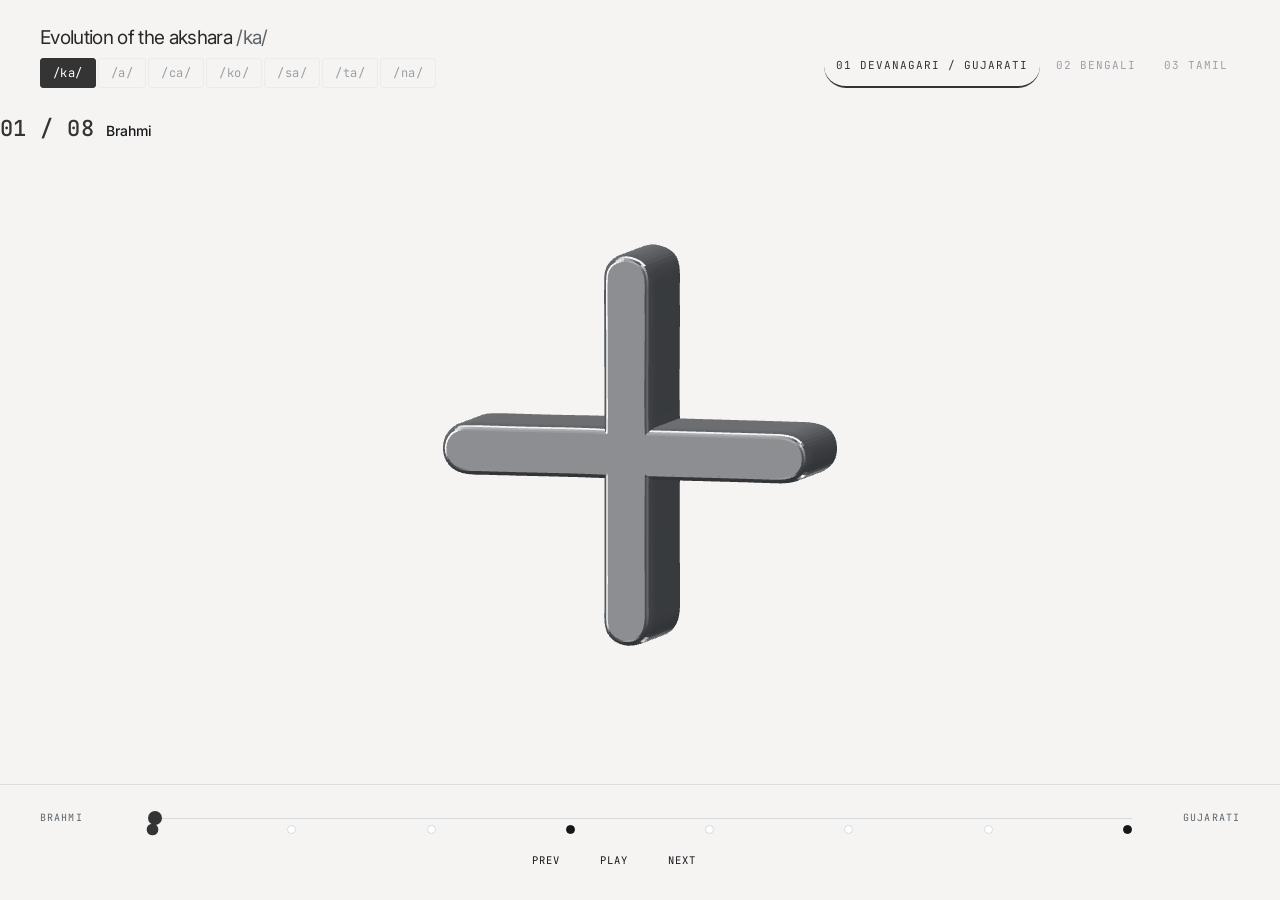
<file: index.html>
<!doctype html>
<html lang="en">
<head>
<meta charset="utf-8">
<meta name="viewport" content="width=device-width, initial-scale=1">
<title>Evolution of the akshara /ka/</title>
<link rel="preconnect" href="https://fonts.googleapis.com">
<link rel="preconnect" href="https://fonts.gstatic.com" crossorigin>
<link href="https://fonts.googleapis.com/css2?family=Inter:wght@400;500;600&family=JetBrains+Mono:wght@400;500&display=swap" rel="stylesheet">
<link rel="stylesheet" href="styles.css">
</head>
<body>

<header class="hd">
  <div class="hd-l">
    <h1>Evolution of the akshara <span class="ka" id="title-letter">/ka/</span></h1>
    <p class="sub">Geometry extracted directly from the source transformation sheet</p>
    <nav class="hd-let" id="letters" aria-label="Letter"></nav>
  </div>
  <nav class="hd-n" id="nav" aria-label="Script branch"></nav>
</header>

<main class="stage">
  <div class="viewport" id="viewport">
    <canvas id="gl"></canvas>
    <svg class="ovl" id="ovl" aria-hidden="true"></svg>
    <div class="stage-tag" id="stag"></div>
    <div class="hint" id="hint">drag to rotate · scroll to zoom</div>
  </div>

</main>

<footer class="tl">
  <div class="tl-track">
    <span class="tl-end" id="endA">BRAHMI</span>
    <div class="tl-mid">
      <label class="sr" for="scrub">Transformation frame</label>
      <input id="scrub" type="range" min="0" max="7" step="0.001" value="0">
      <div class="tl-dots" id="dots"></div>
    </div>
    <span class="tl-end tl-end-r" id="endB">GUJARATI</span>
  </div>

  <div class="tl-bar">
    <div class="grp">
      <button id="prev" type="button" title="Previous frame (←)">Prev</button>
      <button id="play" type="button" class="pri" title="Play / pause (space)">Play</button>
      <button id="next" type="button" title="Next frame (→)">Next</button>
    </div>
    <div class="grp" role="group" aria-label="Playback speed">
      <button class="sp" data-s="0.5" type="button">0.5&times;</button>
      <button class="sp on" data-s="1" type="button">1&times;</button>
      <button class="sp" data-s="2" type="button">2&times;</button>
    </div>
    <div class="grp">
      <button id="tgAnim" type="button">Morph</button>
      <button id="tgRef" type="button" title="Overlay the original SVG outline">Reference outline</button>
      <button id="tgGrid" type="button">Guides</button>
      <button id="front" type="button">Front view</button>
      <button id="reset" type="button">Reset</button>
    </div>
    <p class="cap" id="cap"></p>
  </div>
</footer>

<div class="boot" id="boot">Loading geometry…</div>

<script type="module" src="app.js"></script>
</body>
</html>

</body></html>
</file>
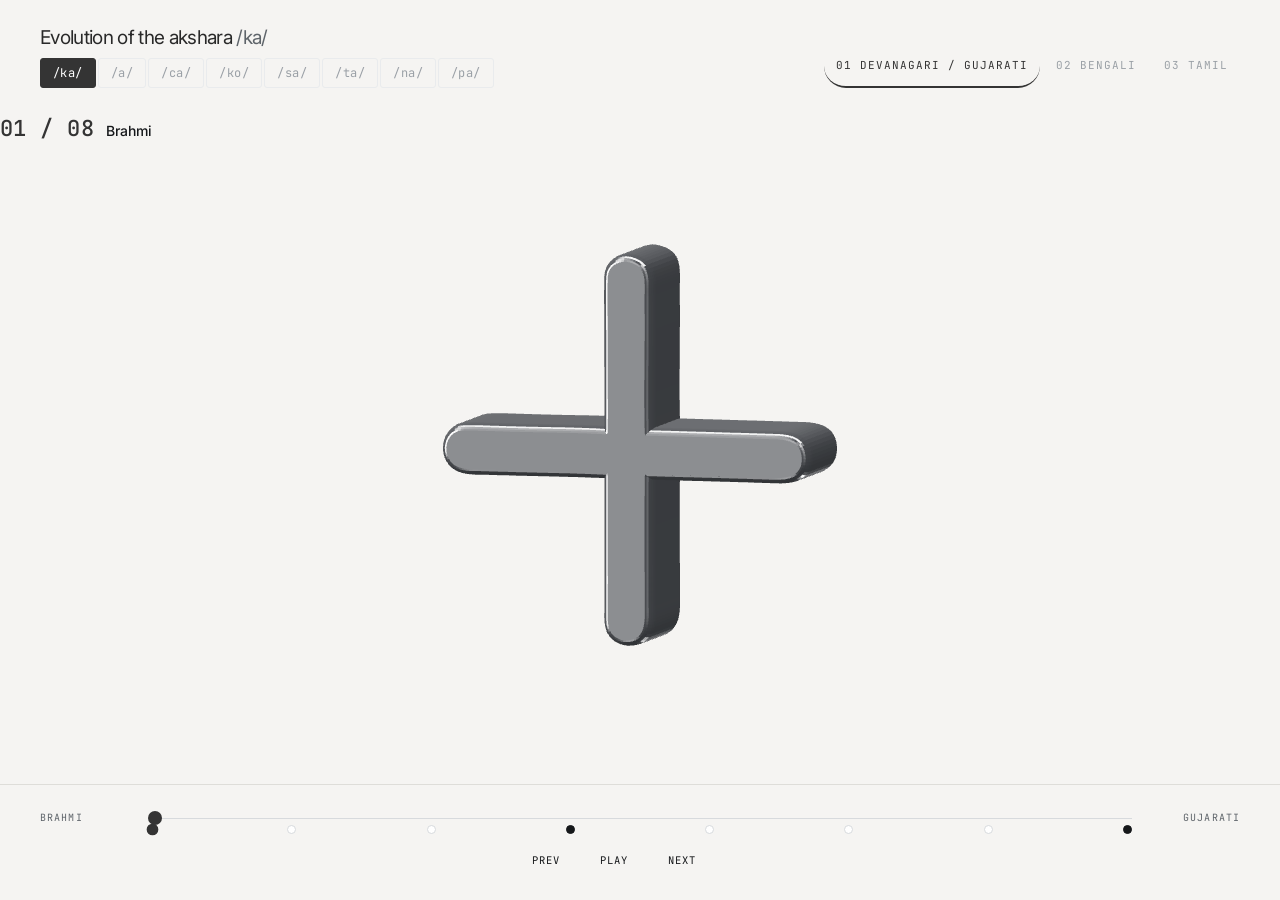
<file: letter-transformation/index.html>
<!doctype html>
<html lang="en">
<head>
<meta charset="utf-8">
<meta name="viewport" content="width=device-width, initial-scale=1">
<title>Evolution of the akshara /ka/</title>
<link rel="preconnect" href="https://fonts.googleapis.com">
<link rel="preconnect" href="https://fonts.gstatic.com" crossorigin>
<link href="https://fonts.googleapis.com/css2?family=Inter:wght@400;500;600&family=JetBrains+Mono:wght@400;500&display=swap" rel="stylesheet">
<link rel="stylesheet" href="styles.css?v=8">
</head>
<body>

<header class="hd">
  <div class="hd-l">
    <h1>Evolution of the akshara <span class="ka" id="title-letter">/ka/</span></h1>
    <p class="sub">Geometry extracted directly from the source transformation sheet</p>
    <nav class="hd-let" id="letters" aria-label="Letter"></nav>
  </div>
  <nav class="hd-n" id="nav" aria-label="Script branch"></nav>
</header>

<main class="stage">
  <div class="viewport" id="viewport">
    <canvas id="gl"></canvas>
    <svg class="ovl" id="ovl" aria-hidden="true"></svg>
    <div class="stage-tag" id="stag"></div>
    <div class="hint" id="hint">drag to rotate · scroll to zoom</div>
  </div>

</main>

<footer class="tl">
  <div class="tl-track">
    <span class="tl-end" id="endA">BRAHMI</span>
    <div class="tl-mid">
      <label class="sr" for="scrub">Transformation frame</label>
      <input id="scrub" type="range" min="0" max="7" step="0.001" value="0">
      <div class="tl-dots" id="dots"></div>
    </div>
    <span class="tl-end tl-end-r" id="endB">GUJARATI</span>
  </div>

  <div class="tl-bar">
    <div class="grp">
      <button id="prev" type="button" title="Previous frame (←)">Prev</button>
      <button id="play" type="button" class="pri" title="Play / pause (space)">Play</button>
      <button id="next" type="button" title="Next frame (→)">Next</button>
    </div>
    <div class="grp" role="group" aria-label="Playback speed">
      <button class="sp" data-s="0.5" type="button">0.5&times;</button>
      <button class="sp on" data-s="1" type="button">1&times;</button>
      <button class="sp" data-s="2" type="button">2&times;</button>
    </div>
    <div class="grp">
      <button id="tgAnim" type="button">Morph</button>
      <button id="tgRef" type="button" title="Overlay the original SVG outline">Reference outline</button>
      <button id="tgGrid" type="button">Guides</button>
      <button id="front" type="button">Front view</button>
      <button id="reset" type="button">Reset</button>
    </div>
    <p class="cap" id="cap"></p>
  </div>
</footer>

<div class="boot" id="boot">Loading geometry…</div>

<script type="module" src="app.js?v=8"></script>
</body>
</html>

</body></html>
</file>
<file: styles.css>
:root{
  --ink:#15171A;
  --ink-2:#5E646A;
  --ink-3:#9AA0A6;
  --rule:#E9EBED;
  --rule-2:#D7DADD;
  --accent:#1F4FD8;
  --bg:#FFFFFF;
  --mono:'JetBrains Mono',ui-monospace,SFMono-Regular,Menlo,monospace;
  --sans:'Inter',system-ui,-apple-system,Segoe UI,sans-serif;
}
*{box-sizing:border-box}
html,body{height:100%}
body{
  margin:0;background:var(--bg);color:var(--ink);font-family:var(--sans);
  display:flex;flex-direction:column;overflow:hidden;
  -webkit-font-smoothing:antialiased;
}
.sr{position:absolute;width:1px;height:1px;overflow:hidden;clip:rect(0 0 0 0);white-space:nowrap}

/* ---------- header ---------- */
.hd{
  flex:0 0 auto;display:flex;align-items:flex-end;justify-content:space-between;
  gap:32px;padding:26px 40px 18px;border-bottom:1px solid var(--rule);
}
.hd h1{margin:0;font-size:19px;font-weight:600;letter-spacing:.005em}
.hd h1 .ka{font-weight:400;color:var(--ink-2)}
.sub{margin:5px 0 0;font-size:12.5px;color:var(--ink-3)}
.hd-n{display:flex;gap:4px}
.hd-n button{
  font-family:var(--mono);font-size:11px;letter-spacing:.09em;
  background:none;border:0;border-bottom:2px solid transparent;
  color:var(--ink-3);padding:10px 12px;min-height:44px;cursor:pointer;
}
.hd-n button:hover{color:var(--ink)}
.hd-n button[aria-current="true"]{color:var(--accent);border-bottom-color:var(--accent)}

.hd-let{display:flex;gap:2px;margin-top:9px}
.hd-let button{
  font-family:var(--mono);font-size:12px;letter-spacing:.04em;
  background:none;border:1px solid var(--rule);border-radius:3px;
  color:var(--ink-3);padding:5px 12px;min-height:30px;cursor:pointer;
}
.hd-let button:hover{color:var(--ink)}
.hd-let button[aria-current="true"]{color:#fff;background:var(--accent);border-color:var(--accent)}

/* ---------- stage ---------- */
.stage{flex:1 1 auto;min-height:0;display:flex;position:relative}
.viewport{flex:1 1 auto;min-width:0;position:relative}
#gl{display:block;width:100%;height:100%;cursor:grab;touch-action:none}
#gl:active{cursor:grabbing}
.ovl{position:absolute;inset:0;width:100%;height:100%;pointer-events:none}
.stage-tag{
  position:absolute;left:0;top:8px;pointer-events:none;
  display:flex;align-items:baseline;gap:12px;
}
.stage-tag b{font-family:var(--mono);font-size:22px;font-weight:500;color:var(--accent);letter-spacing:.02em}
.stage-tag span{font-size:14px;font-weight:500;color:var(--ink)}
.hint{
  position:absolute;left:50%;bottom:14px;transform:translateX(-50%);
  font-family:var(--mono);font-size:10px;letter-spacing:.09em;color:var(--ink-3);
  pointer-events:none;transition:opacity .4s;
}
.hint.off{opacity:0}

/* ---------- timeline ---------- */
.tl{flex:0 0 auto;border-top:1px solid var(--rule);padding:16px 40px 18px}
.tl-track{display:flex;align-items:center;gap:22px}
.tl-end{font-family:var(--mono);font-size:10px;letter-spacing:.11em;color:var(--ink-2);width:86px;flex:0 0 auto}
.tl-end-r{text-align:right}
.tl-mid{flex:1 1 auto;min-width:0;position:relative}
.tl-dots{display:flex;justify-content:space-between;margin-top:-10px;pointer-events:none}
.tl-dots{pointer-events:auto}
.tl-dots .dot{
  width:9px;height:9px;padding:0;border-radius:50%;border:1px solid var(--rule-2);
  background:#fff;display:block;cursor:pointer;
}
.tl-dots .dot:hover{border-color:var(--accent)}
.tl-dots .dot.named{background:var(--ink);border-color:var(--ink)}
.tl-dots .dot.on{background:var(--accent);border-color:var(--accent);transform:scale(1.3)}

input[type=range]{
  -webkit-appearance:none;appearance:none;width:100%;height:34px;background:transparent;
  margin:0;display:block;cursor:pointer;
}
input[type=range]::-webkit-slider-runnable-track{height:1px;background:var(--rule-2)}
input[type=range]::-moz-range-track{height:1px;background:var(--rule-2)}
input[type=range]::-webkit-slider-thumb{
  -webkit-appearance:none;appearance:none;width:14px;height:14px;margin-top:-6.5px;
  border-radius:50%;background:var(--accent);border:0;
}
input[type=range]::-moz-range-thumb{width:14px;height:14px;border-radius:50%;background:var(--accent);border:0}
input[type=range]:focus-visible{outline:2px solid var(--accent);outline-offset:4px}

.tl-bar{display:flex;align-items:center;gap:26px;margin-top:4px;flex-wrap:wrap}
.grp{display:flex;align-items:center;gap:2px}
.tl-bar button{
  font-family:var(--mono);font-size:10.5px;letter-spacing:.09em;text-transform:uppercase;
  background:none;border:0;color:var(--ink);padding:0 11px;min-height:44px;cursor:pointer;
}
.tl-bar button:hover{color:var(--accent)}
.tl-bar button.sp{color:var(--ink-3);padding:0 8px}
.tl-bar button.sp.on,.tl-bar button.on{color:var(--accent);font-weight:500}
.tl-bar button.pri{min-width:68px}
.cap{margin:0 0 0 auto;font-size:12px;color:var(--ink-2);font-style:italic;max-width:340px;text-align:right}
button:focus-visible{outline:2px solid var(--accent);outline-offset:2px}

/* ---------- boot ---------- */
.boot{
  position:fixed;inset:0;display:grid;place-items:center;background:#fff;z-index:9;
  font-family:var(--mono);font-size:12px;letter-spacing:.08em;color:var(--ink-3);
}
.boot.off{display:none}
.boot.err{color:#B4232A;white-space:pre-wrap;text-align:center;padding:40px;line-height:1.7}

@media (max-width:1000px){
  .stage{flex-direction:column}
  .hd,.tl{padding-left:28px;padding-right:28px}
  .cap{margin-left:0;text-align:left}
}
@media (max-width:620px){
  .hd{flex-direction:column;align-items:flex-start;gap:10px}
  .tl-end{width:54px;font-size:9px}
}

/* Quiet gallery presentation */
:root { color-scheme: light; }
html, body, .stage, .viewport { background: #f5f4f2; }
body { color: #292929; }
.sub, #hint, #tgAnim, #tgRef, #tgGrid, #front, #reset, .sp, #cap { display: none !important; }
.hd { background: transparent; border: 0; }
.hd h1 { font-weight: 400; letter-spacing: -.035em; }
.tl { background: transparent; border-top: 1px solid #deddd9; }
button { border-radius: 24px; }
.tl-bar { justify-content: center; }
#play { min-width: 82px; }
input[type=range] { accent-color: #333; }

:root { --accent:#343434; --bg:#f5f4f2; }
</file>
<file: letter-transformation/styles.css>
:root{
  --ink:#15171A;
  --ink-2:#5E646A;
  --ink-3:#9AA0A6;
  --rule:#E9EBED;
  --rule-2:#D7DADD;
  --accent:#1F4FD8;
  --bg:#FFFFFF;
  --mono:'JetBrains Mono',ui-monospace,SFMono-Regular,Menlo,monospace;
  --sans:'Inter',system-ui,-apple-system,Segoe UI,sans-serif;
}
*{box-sizing:border-box}
html,body{height:100%}
body{
  margin:0;background:var(--bg);color:var(--ink);font-family:var(--sans);
  display:flex;flex-direction:column;overflow:hidden;
  -webkit-font-smoothing:antialiased;
}
.sr{position:absolute;width:1px;height:1px;overflow:hidden;clip:rect(0 0 0 0);white-space:nowrap}

/* ---------- header ---------- */
.hd{
  flex:0 0 auto;display:flex;align-items:flex-end;justify-content:space-between;
  gap:32px;padding:26px 40px 18px;border-bottom:1px solid var(--rule);
}
.hd h1{margin:0;font-size:19px;font-weight:600;letter-spacing:.005em}
.hd h1 .ka{font-weight:400;color:var(--ink-2)}
.sub{margin:5px 0 0;font-size:12.5px;color:var(--ink-3)}
.hd-n{display:flex;gap:4px}
.hd-n button{
  font-family:var(--mono);font-size:11px;letter-spacing:.09em;
  background:none;border:0;border-bottom:2px solid transparent;
  color:var(--ink-3);padding:10px 12px;min-height:44px;cursor:pointer;
}
.hd-n button:hover{color:var(--ink)}
.hd-n button[aria-current="true"]{color:var(--accent);border-bottom-color:var(--accent)}

.hd-let{display:flex;gap:2px;margin-top:9px}
.hd-let button{
  font-family:var(--mono);font-size:12px;letter-spacing:.04em;
  background:none;border:1px solid var(--rule);border-radius:3px;
  color:var(--ink-3);padding:5px 12px;min-height:30px;cursor:pointer;
}
.hd-let button:hover{color:var(--ink)}
.hd-let button[aria-current="true"]{color:#fff;background:var(--accent);border-color:var(--accent)}

/* ---------- stage ---------- */
.stage{flex:1 1 auto;min-height:0;display:flex;position:relative}
.viewport{flex:1 1 auto;min-width:0;position:relative}
#gl{display:block;width:100%;height:100%;cursor:grab;touch-action:none}
#gl:active{cursor:grabbing}
.ovl{position:absolute;inset:0;width:100%;height:100%;pointer-events:none}
.stage-tag{
  position:absolute;left:0;top:8px;pointer-events:none;
  display:flex;align-items:baseline;gap:12px;
}
.stage-tag b{font-family:var(--mono);font-size:22px;font-weight:500;color:var(--accent);letter-spacing:.02em}
.stage-tag span{font-size:14px;font-weight:500;color:var(--ink)}
.hint{
  position:absolute;left:50%;bottom:14px;transform:translateX(-50%);
  font-family:var(--mono);font-size:10px;letter-spacing:.09em;color:var(--ink-3);
  pointer-events:none;transition:opacity .4s;
}
.hint.off{opacity:0}

/* ---------- timeline ---------- */
.tl{flex:0 0 auto;border-top:1px solid var(--rule);padding:16px 40px 18px}
.tl-track{display:flex;align-items:center;gap:22px}
.tl-end{font-family:var(--mono);font-size:10px;letter-spacing:.11em;color:var(--ink-2);width:86px;flex:0 0 auto}
.tl-end-r{text-align:right}
.tl-mid{flex:1 1 auto;min-width:0;position:relative}
.tl-dots{display:flex;justify-content:space-between;margin-top:-10px;pointer-events:none}
.tl-dots{pointer-events:auto}
.tl-dots .dot{
  width:9px;height:9px;padding:0;border-radius:50%;border:1px solid var(--rule-2);
  background:#fff;display:block;cursor:pointer;
}
.tl-dots .dot:hover{border-color:var(--accent)}
.tl-dots .dot.named{background:var(--ink);border-color:var(--ink)}
.tl-dots .dot.on{background:var(--accent);border-color:var(--accent);transform:scale(1.3)}

input[type=range]{
  -webkit-appearance:none;appearance:none;width:100%;height:34px;background:transparent;
  margin:0;display:block;cursor:pointer;
}
input[type=range]::-webkit-slider-runnable-track{height:1px;background:var(--rule-2)}
input[type=range]::-moz-range-track{height:1px;background:var(--rule-2)}
input[type=range]::-webkit-slider-thumb{
  -webkit-appearance:none;appearance:none;width:14px;height:14px;margin-top:-6.5px;
  border-radius:50%;background:var(--accent);border:0;
}
input[type=range]::-moz-range-thumb{width:14px;height:14px;border-radius:50%;background:var(--accent);border:0}
input[type=range]:focus-visible{outline:2px solid var(--accent);outline-offset:4px}

.tl-bar{display:flex;align-items:center;gap:26px;margin-top:4px;flex-wrap:wrap}
.grp{display:flex;align-items:center;gap:2px}
.tl-bar button{
  font-family:var(--mono);font-size:10.5px;letter-spacing:.09em;text-transform:uppercase;
  background:none;border:0;color:var(--ink);padding:0 11px;min-height:44px;cursor:pointer;
}
.tl-bar button:hover{color:var(--accent)}
.tl-bar button.sp{color:var(--ink-3);padding:0 8px}
.tl-bar button.sp.on,.tl-bar button.on{color:var(--accent);font-weight:500}
.tl-bar button.pri{min-width:68px}
.cap{margin:0 0 0 auto;font-size:12px;color:var(--ink-2);font-style:italic;max-width:340px;text-align:right}
button:focus-visible{outline:2px solid var(--accent);outline-offset:2px}

/* ---------- boot ---------- */
.boot{
  position:fixed;inset:0;display:grid;place-items:center;background:#fff;z-index:9;
  font-family:var(--mono);font-size:12px;letter-spacing:.08em;color:var(--ink-3);
}
.boot.off{display:none}
.boot.err{color:#B4232A;white-space:pre-wrap;text-align:center;padding:40px;line-height:1.7}

@media (max-width:1000px){
  .stage{flex-direction:column}
  .hd,.tl{padding-left:28px;padding-right:28px}
  .cap{margin-left:0;text-align:left}
}
@media (max-width:620px){
  .hd{flex-direction:column;align-items:flex-start;gap:10px}
  .tl-end{width:54px;font-size:9px}
}

/* Quiet gallery presentation */
:root { color-scheme: light; }
html, body, .stage, .viewport { background: #f5f4f2; }
body { color: #292929; }
.sub, #hint, #tgAnim, #tgRef, #tgGrid, #front, #reset, .sp, #cap { display: none !important; }
.hd { background: transparent; border: 0; }
.hd h1 { font-weight: 400; letter-spacing: -.035em; }
.tl { background: transparent; border-top: 1px solid #deddd9; }
button { border-radius: 24px; }
.tl-bar { justify-content: center; }
#play { min-width: 82px; }
input[type=range] { accent-color: #333; }

:root { --accent:#343434; --bg:#f5f4f2; }

/* Keep all eight letters and script branches reachable on narrow screens. */
.hd-l { min-width: 0; }
.hd-let { flex-wrap: wrap; }
@media (max-width: 1100px) {
  .hd { flex-wrap: wrap; align-items: flex-start; gap: 12px; }
  .hd-n { flex-wrap: wrap; }
}
@media (max-width: 620px) {
  .hd-n button { padding: 8px; font-size: 9px; letter-spacing: .03em; }
}
</file>
